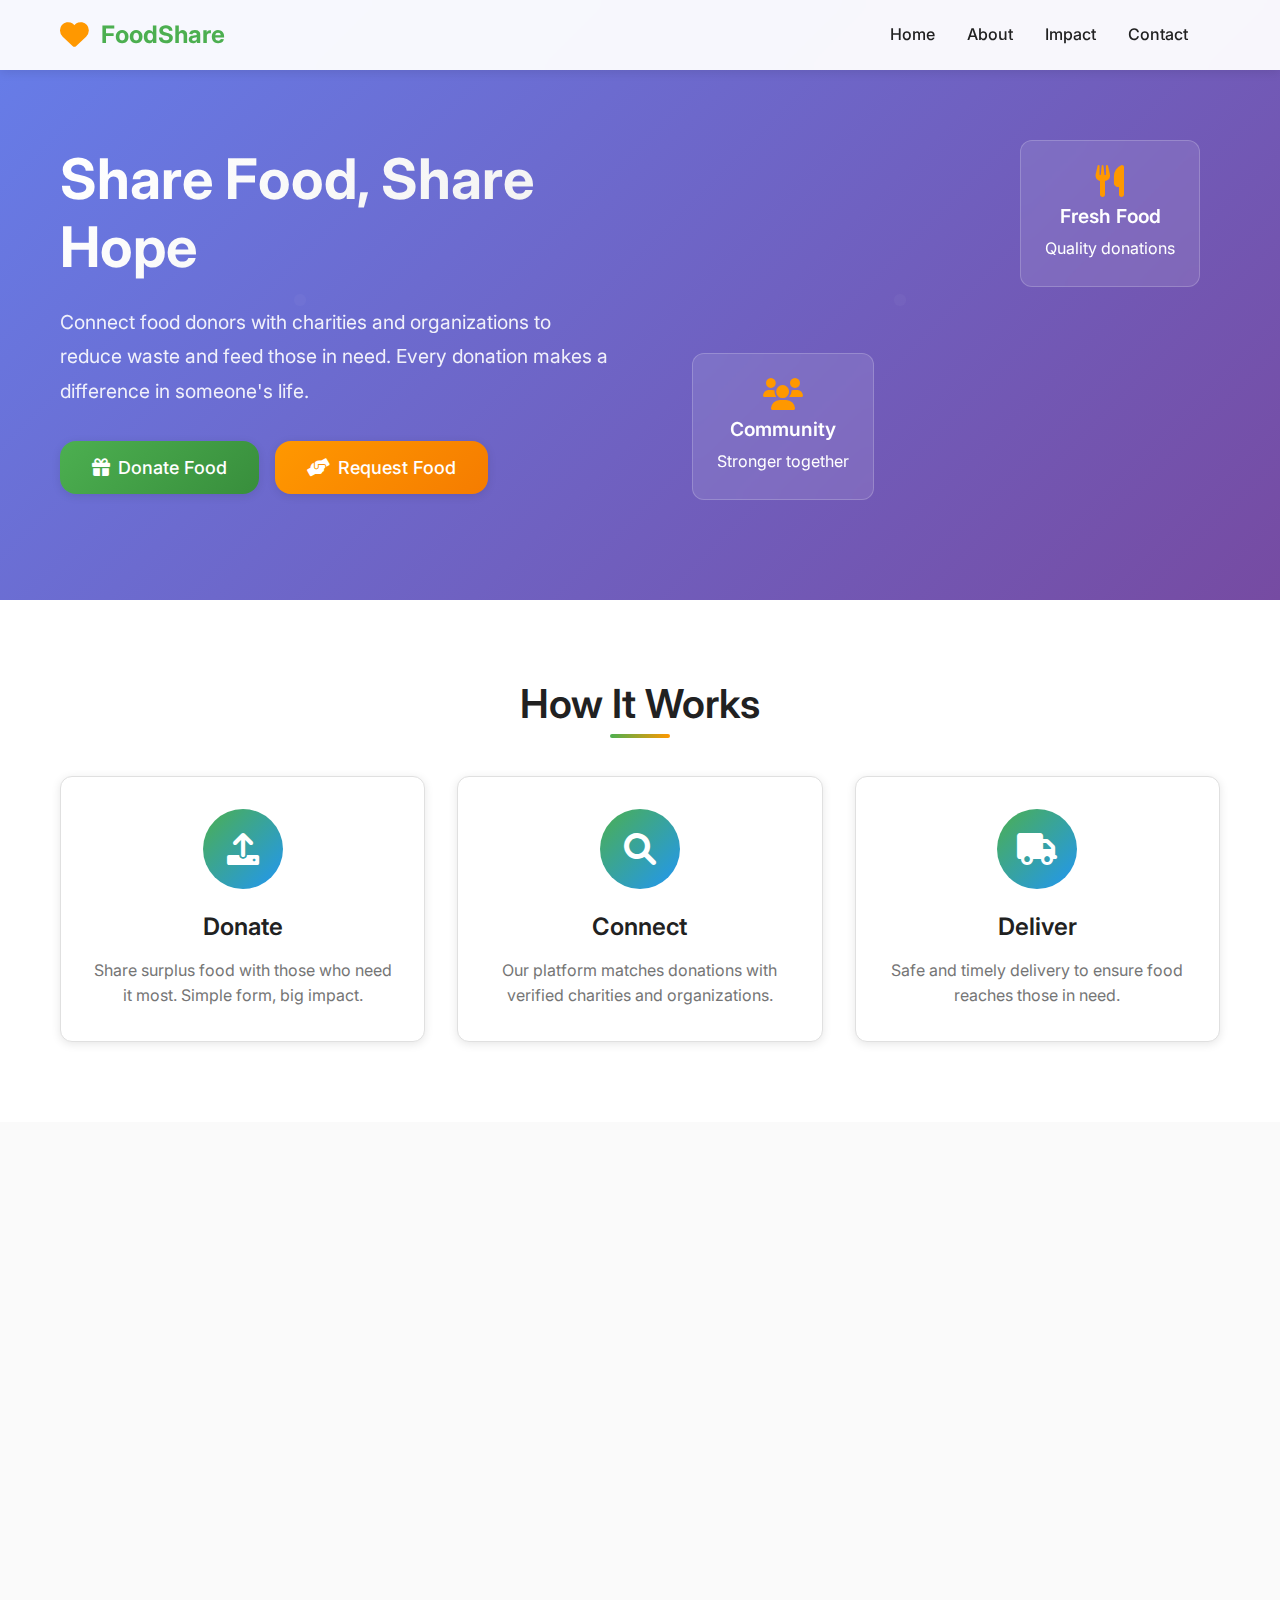
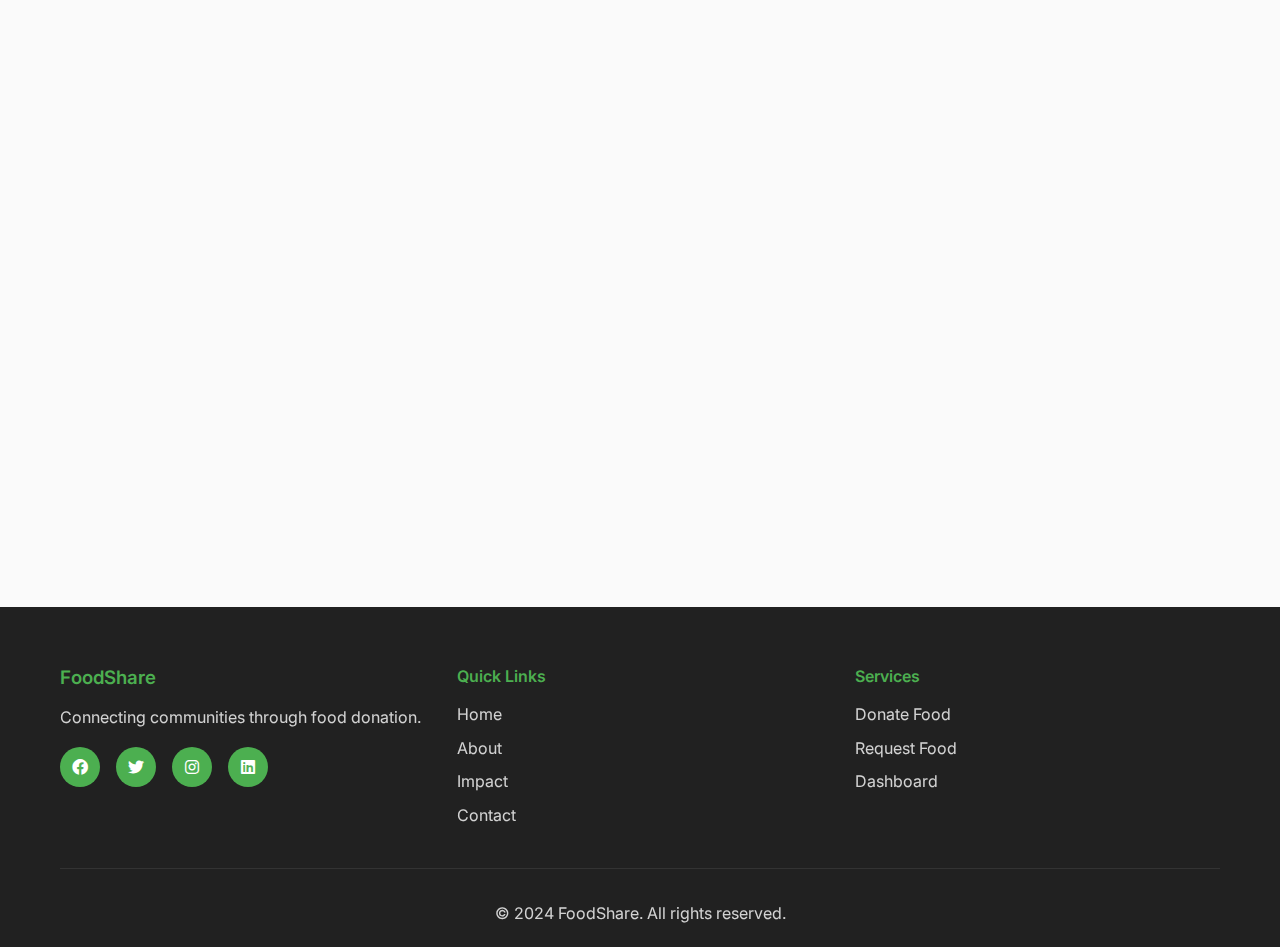
<file: index.html>
<!DOCTYPE html>
<html lang="en">
<head>
    <meta charset="UTF-8">
    <meta name="viewport" content="width=device-width, initial-scale=1.0">
    <title>FoodShare - Food Donation Management System</title>
    <link rel="stylesheet" href="styles.css">
    <link href="https://cdnjs.cloudflare.com/ajax/libs/font-awesome/6.0.0/css/all.min.css" rel="stylesheet">
    <link href="https://fonts.googleapis.com/css2?family=Inter:wght@300;400;500;600;700&display=swap" rel="stylesheet">
</head>
<body>
    <!-- Navigation -->
    <nav class="navbar">
        <div class="nav-container">
            <div class="nav-logo">
                <i class="fas fa-heart"></i>
                <span>FoodShare</span>
            </div>
            <ul class="nav-menu">
                <li class="nav-item">
                    <a href="#home" class="nav-link">Home</a>
                </li>
                <li class="nav-item">
                    <a href="#about" class="nav-link">About</a>
                </li>
                <li class="nav-item">
                    <a href="#impact" class="nav-link">Impact</a>
                </li>
                <li class="nav-item">
                    <a href="#contact" class="nav-link">Contact</a>
                </li>
                <li class="nav-item">
                    <div id="authContainer">
                        <!-- Auth content will be dynamically populated by Supabase -->
                    </div>
                </li>
            </ul>
            <div class="hamburger">
                <span class="bar"></span>
                <span class="bar"></span>
                <span class="bar"></span>
            </div>
        </div>
    </nav>

    <!-- Landing Page -->
    <section id="home" class="hero">
        <div class="hero-container">
            <div class="hero-content">
                <h1 class="hero-title">Share Food, Share Hope</h1>
                <p class="hero-description">
                    Connect food donors with charities and organizations to reduce waste and feed those in need. 
                    Every donation makes a difference in someone's life.
                </p>
                <div class="hero-buttons">
                    <button class="btn btn-primary btn-large" onclick="openModal('donationModal')">
                        <i class="fas fa-gift"></i>
                        Donate Food
                    </button>
                    <button class="btn btn-secondary btn-large" onclick="openModal('requestModal')">
                        <i class="fas fa-hands-helping"></i>
                        Request Food
                    </button>
                </div>
            </div>
            <div class="hero-image">
                <div class="floating-card">
                    <i class="fas fa-utensils"></i>
                    <h3>Fresh Food</h3>
                    <p>Quality donations</p>
                </div>
                <div class="floating-card">
                    <i class="fas fa-users"></i>
                    <h3>Community</h3>
                    <p>Stronger together</p>
                </div>
            </div>
        </div>
    </section>

    <!-- About Section -->
    <section id="about" class="about">
        <div class="container">
            <h2 class="section-title">How It Works</h2>
            <div class="features-grid">
                <div class="feature-card">
                    <div class="feature-icon">
                        <i class="fas fa-upload"></i>
                    </div>
                    <h3>Donate</h3>
                    <p>Share surplus food with those who need it most. Simple form, big impact.</p>
                </div>
                <div class="feature-card">
                    <div class="feature-icon">
                        <i class="fas fa-search"></i>
                    </div>
                    <h3>Connect</h3>
                    <p>Our platform matches donations with verified charities and organizations.</p>
                </div>
                <div class="feature-card">
                    <div class="feature-icon">
                        <i class="fas fa-truck"></i>
                    </div>
                    <h3>Deliver</h3>
                    <p>Safe and timely delivery to ensure food reaches those in need.</p>
                </div>
            </div>
        </div>
    </section>

    <!-- Impact Section -->
    <section id="impact" class="impact">
        <div class="container">
            <h2 class="section-title">Our Impact</h2>
            <div class="stats-grid">
                <div class="stat-card">
                    <div class="stat-number">15,420</div>
                    <div class="stat-label">Meals Provided</div>
                    <div class="stat-icon">
                        <i class="fas fa-utensils"></i>
                    </div>
                </div>
                <div class="stat-card">
                    <div class="stat-number">2,847</div>
                    <div class="stat-label">Donations Made</div>
                    <div class="stat-icon">
                        <i class="fas fa-gift"></i>
                    </div>
                </div>
                <div class="stat-card">
                    <div class="stat-number">156</div>
                    <div class="stat-label">Charities Served</div>
                    <div class="stat-icon">
                        <i class="fas fa-hands-helping"></i>
                    </div>
                </div>
                <div class="stat-card">
                    <div class="stat-number">8.2</div>
                    <div class="stat-label">Tons Saved</div>
                    <div class="stat-icon">
                        <i class="fas fa-leaf"></i>
                    </div>
                </div>
            </div>
        </div>
    </section>

    <!-- Contact Section -->
    <section id="contact" class="contact">
        <div class="container">
            <h2 class="section-title">Get In Touch</h2>
            <div class="contact-content">
                <div class="contact-info">
                    <div class="contact-item">
                        <i class="fas fa-envelope"></i>
                        <span>hello@foodshare.org</span>
                    </div>
                    <div class="contact-item">
                        <i class="fas fa-phone"></i>
                        <span>+1 (555) 123-4567</span>
                    </div>
                    <div class="contact-item">
                        <i class="fas fa-map-marker-alt"></i>
                        <span>123 Charity Lane, Hope City, HC 12345</span>
                    </div>
                </div>
                <form class="contact-form">
                    <input type="text" placeholder="Your Name" required>
                    <input type="email" placeholder="Your Email" required>
                    <textarea placeholder="Your Message" rows="4" required></textarea>
                    <button type="submit" class="btn btn-primary">Send Message</button>
                </form>
            </div>
        </div>
    </section>

    <!-- Footer -->
    <footer class="footer">
        <div class="container">
            <div class="footer-content">
                <div class="footer-section">
                    <h3>FoodShare</h3>
                    <p>Connecting communities through food donation.</p>
                    <div class="social-links">
                        <a href="#"><i class="fab fa-facebook"></i></a>
                        <a href="#"><i class="fab fa-twitter"></i></a>
                        <a href="#"><i class="fab fa-instagram"></i></a>
                        <a href="#"><i class="fab fa-linkedin"></i></a>
                    </div>
                </div>
                <div class="footer-section">
                    <h4>Quick Links</h4>
                    <ul>
                        <li><a href="#home">Home</a></li>
                        <li><a href="#about">About</a></li>
                        <li><a href="#impact">Impact</a></li>
                        <li><a href="#contact">Contact</a></li>
                    </ul>
                </div>
                <div class="footer-section">
                    <h4>Services</h4>
                    <ul>
                        <li><a href="#" onclick="openModal('donationModal')">Donate Food</a></li>
                        <li><a href="#" onclick="openModal('requestModal')">Request Food</a></li>
                        <li><a href="#" onclick="openModal('dashboardModal')">Dashboard</a></li>
                    </ul>
                </div>
            </div>
            <div class="footer-bottom">
                <p>&copy; 2024 FoodShare. All rights reserved.</p>
            </div>
        </div>
    </footer>

    <!-- Modals -->
    
    <!-- Login Modal -->
    <div id="loginModal" class="modal">
        <div class="modal-content">
            <span class="close" onclick="closeModal('loginModal')">&times;</span>
            <h2>Welcome Back</h2>
            <form class="auth-form">
                <div class="form-group">
                    <label for="loginEmail">Email</label>
                    <input type="email" id="loginEmail" required>
                </div>
                <div class="form-group">
                    <label for="loginPassword">Password</label>
                    <input type="password" id="loginPassword" required>
                </div>
                <button type="submit" class="btn btn-primary btn-full">Login</button>
            </form>
            <p class="auth-switch">
                Don't have an account? <a href="#" onclick="switchModal('loginModal', 'signupModal')">Sign up</a>
            </p>
        </div>
    </div>

    <!-- Signup Modal -->
    <div id="signupModal" class="modal">
        <div class="modal-content">
            <span class="close" onclick="closeModal('signupModal')">&times;</span>
            <h2>Join FoodShare</h2>
            <form class="auth-form">
                <div class="form-group">
                    <label for="signupName">Full Name</label>
                    <input type="text" id="signupName" required>
                </div>
                <div class="form-group">
                    <label for="signupEmail">Email</label>
                    <input type="email" id="signupEmail" required>
                </div>
                <div class="form-group">
                    <label for="signupPassword">Password</label>
                    <input type="password" id="signupPassword" required>
                </div>
                <div class="form-group">
                    <label>I am a:</label>
                    <div class="role-selector">
                        <label class="role-option">
                            <input type="radio" name="role" value="donor" required>
                            <span class="role-label">
                                <i class="fas fa-gift"></i>
                                Food Donor
                            </span>
                        </label>
                        <label class="role-option">
                            <input type="radio" name="role" value="charity" required>
                            <span class="role-label">
                                <i class="fas fa-hands-helping"></i>
                                Charity/Organization
                            </span>
                        </label>
                    </div>
                </div>
                <button type="submit" class="btn btn-primary btn-full">Create Account</button>
            </form>
            <p class="auth-switch">
                Already have an account? <a href="#" onclick="switchModal('signupModal', 'loginModal')">Login</a>
            </p>
        </div>
    </div>

    <!-- Donation Modal -->
    <div id="donationModal" class="modal">
        <div class="modal-content modal-large">
            <span class="close" onclick="closeModal('donationModal')">&times;</span>
            <h2>Donate Food</h2>
            <form class="donation-form">
                <div class="form-row">
                    <div class="form-group">
                        <label for="foodType">Food Type</label>
                        <select id="foodType" required>
                            <option value="">Select food type</option>
                            <option value="fruits">Fruits & Vegetables</option>
                            <option value="grains">Grains & Bread</option>
                            <option value="dairy">Dairy Products</option>
                            <option value="meat">Meat & Fish</option>
                            <option value="canned">Canned Goods</option>
                            <option value="other">Other</option>
                        </select>
                    </div>
                    <div class="form-group">
                        <label for="quantity">Quantity</label>
                        <input type="number" id="quantity" min="1" required>
                    </div>
                </div>
                <div class="form-row">
                    <div class="form-group">
                        <label for="expiryDate">Expiry Date</label>
                        <input type="date" id="expiryDate" required>
                    </div>
                    <div class="form-group">
                        <label for="pickupLocation">Pickup Location</label>
                        <input type="text" id="pickupLocation" placeholder="Address or landmark" required>
                    </div>
                </div>
                <div class="form-group">
                    <label for="description">Description</label>
                    <textarea id="description" rows="3" placeholder="Additional details about the food..."></textarea>
                </div>
                <div class="form-group">
                    <label for="contactPhone">Contact Phone</label>
                    <input type="tel" id="contactPhone" placeholder="Your phone number" required>
                </div>
                <button type="submit" class="btn btn-primary btn-full">Submit Donation</button>
            </form>
        </div>
    </div>

    <!-- Request Modal -->
    <div id="requestModal" class="modal">
        <div class="modal-content modal-large">
            <span class="close" onclick="closeModal('requestModal')">&times;</span>
            <h2>Request Food</h2>
            <form class="request-form">
                <div class="form-group">
                    <label for="orgName">Organization Name</label>
                    <input type="text" id="orgName" required>
                </div>
                <div class="form-row">
                    <div class="form-group">
                        <label for="orgType">Organization Type</label>
                        <select id="orgType" required>
                            <option value="">Select type</option>
                            <option value="shelter">Homeless Shelter</option>
                            <option value="foodbank">Food Bank</option>
                            <option value="community">Community Center</option>
                            <option value="school">School</option>
                            <option value="other">Other</option>
                        </select>
                    </div>
                    <div class="form-group">
                        <label for="peopleCount">Number of People to Feed</label>
                        <input type="number" id="peopleCount" min="1" required>
                    </div>
                </div>
                <div class="form-group">
                    <label for="foodNeeds">Food Needs</label>
                    <textarea id="foodNeeds" rows="3" placeholder="Describe the types of food you need..."></textarea>
                </div>
                <div class="form-row">
                    <div class="form-group">
                        <label for="deliveryAddress">Delivery Address</label>
                        <input type="text" id="deliveryAddress" required>
                    </div>
                    <div class="form-group">
                        <label for="urgent">Urgency Level</label>
                        <select id="urgent" required>
                            <option value="low">Low - Within a week</option>
                            <option value="medium">Medium - Within 3 days</option>
                            <option value="high">High - Within 24 hours</option>
                        </select>
                    </div>
                </div>
                <div class="form-group">
                    <label for="orgContact">Contact Person</label>
                    <input type="text" id="orgContact" placeholder="Name and phone number" required>
                </div>
                <button type="submit" class="btn btn-primary btn-full">Submit Request</button>
            </form>
        </div>
    </div>

    <!-- Dashboard Modal -->
    <div id="dashboardModal" class="modal">
        <div class="modal-content modal-extra-large">
            <span class="close" onclick="closeModal('dashboardModal')">&times;</span>
            <h2>Dashboard</h2>
            <div class="dashboard-tabs">
                <button class="tab-btn active" onclick="switchTab('donations')">My Donations</button>
                <button class="tab-btn" onclick="switchTab('requests')">My Requests</button>
                <button class="tab-btn" onclick="switchTab('available')">Available Food</button>
            </div>
            
            <div id="donationsTab" class="tab-content active">
                <div class="dashboard-header">
                    <h3>My Donations</h3>
                    <button class="btn btn-primary" onclick="openModal('donationModal')">New Donation</button>
                </div>
                <div class="donations-grid" id="donationsGrid">
                    <!-- Donations will be populated by JavaScript -->
                </div>
            </div>
            
            <div id="requestsTab" class="tab-content">
                <div class="dashboard-header">
                    <h3>My Requests</h3>
                    <button class="btn btn-primary" onclick="openModal('requestModal')">New Request</button>
                </div>
                <div class="requests-grid" id="requestsGrid">
                    <!-- Requests will be populated by JavaScript -->
                </div>
            </div>
            
            <div id="availableTab" class="tab-content">
                <div class="dashboard-header">
                    <h3>Available Food</h3>
                </div>
                <div class="available-grid" id="availableGrid">
                    <!-- Available food will be populated by JavaScript -->
                </div>
            </div>
        </div>
    </div>

    <script type="module" src="config.js"></script>
    <script type="module" src="supabase.js"></script>
    <script src="script.js"></script>
</body>
</html>
</file>
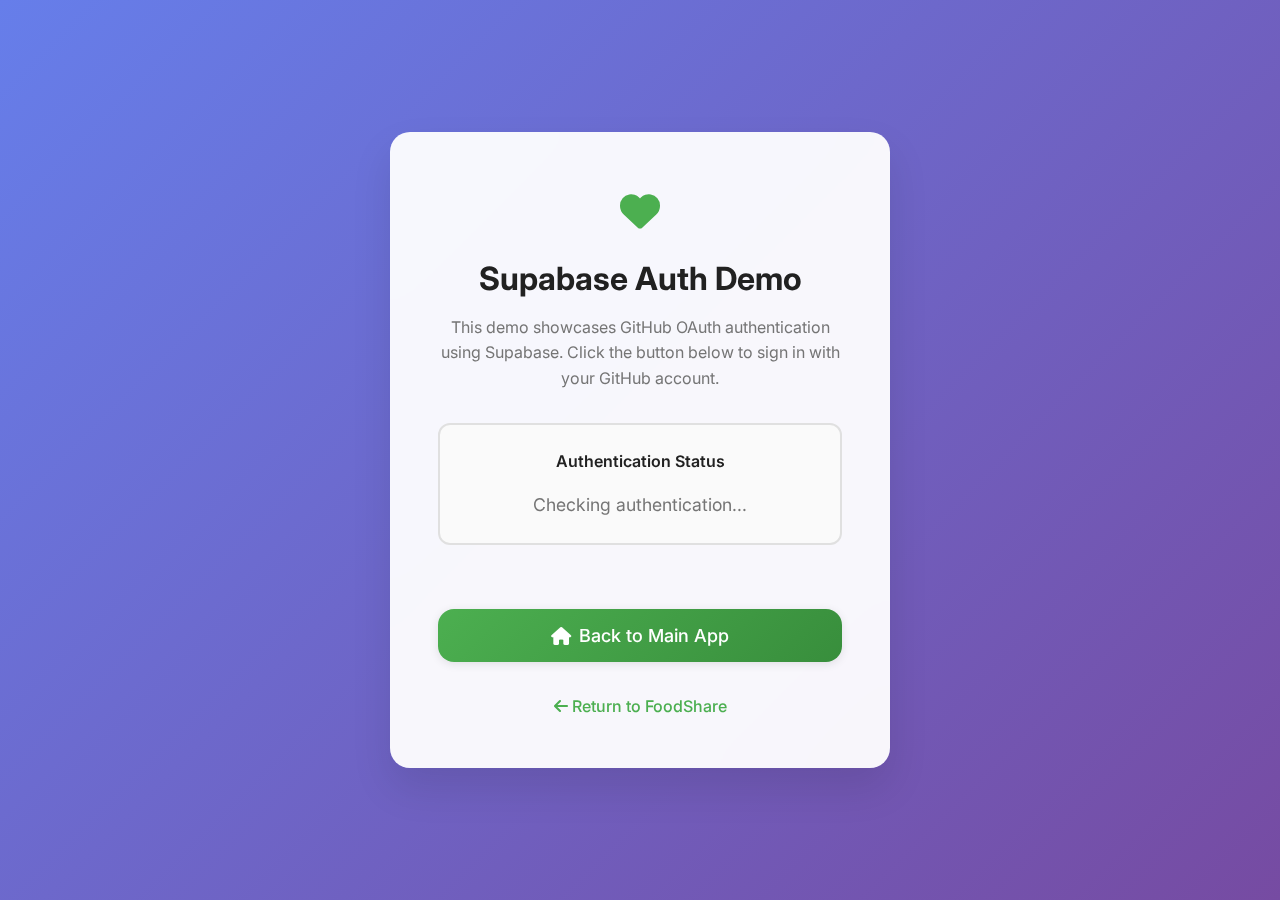
<file: demo.html>
<!DOCTYPE html>
<html lang="en">
<head>
    <meta charset="UTF-8">
    <meta name="viewport" content="width=device-width, initial-scale=1.0">
    <title>Supabase Auth Demo - FoodShare</title>
    <link rel="stylesheet" href="styles.css">
    <link href="https://cdnjs.cloudflare.com/ajax/libs/font-awesome/6.0.0/css/all.min.css" rel="stylesheet">
    <link href="https://fonts.googleapis.com/css2?family=Inter:wght@300;400;500;600;700&display=swap" rel="stylesheet">
    <style>
        .demo-container {
            min-height: 100vh;
            background: linear-gradient(135deg, #667eea 0%, #764ba2 100%);
            display: flex;
            align-items: center;
            justify-content: center;
            padding: 2rem;
        }
        
        .demo-card {
            background: rgba(255, 255, 255, 0.95);
            backdrop-filter: blur(20px);
            border-radius: 20px;
            padding: 3rem;
            text-align: center;
            box-shadow: 0 20px 40px rgba(0, 0, 0, 0.1);
            max-width: 500px;
            width: 100%;
        }
        
        .demo-logo {
            font-size: 2.5rem;
            color: var(--primary-color);
            margin-bottom: 1rem;
        }
        
        .demo-title {
            font-size: 2rem;
            color: var(--text-primary);
            margin-bottom: 1rem;
            font-weight: 700;
        }
        
        .demo-subtitle {
            color: var(--text-secondary);
            margin-bottom: 2rem;
            line-height: 1.6;
        }
        
        .auth-status {
            background: var(--background-light);
            border-radius: 12px;
            padding: 1.5rem;
            margin: 2rem 0;
            border: 2px solid var(--border-color);
        }
        
        .status-title {
            font-weight: 600;
            color: var(--text-primary);
            margin-bottom: 1rem;
        }
        
        .status-content {
            font-size: 1.1rem;
            color: var(--text-secondary);
        }
        
        .demo-actions {
            display: flex;
            flex-direction: column;
            gap: 1rem;
            margin-top: 2rem;
        }
        
        .demo-actions .btn {
            justify-content: center;
        }
        
        .back-link {
            margin-top: 2rem;
            display: inline-block;
            color: var(--primary-color);
            text-decoration: none;
            font-weight: 500;
            transition: var(--transition);
        }
        
        .back-link:hover {
            color: var(--primary-dark);
            transform: translateY(-2px);
        }
        
        .user-details {
            background: var(--primary-color);
            color: white;
            padding: 1rem;
            border-radius: 12px;
            margin: 1rem 0;
        }
        
        .user-email {
            font-weight: 600;
            font-size: 1.1rem;
        }
        
        .user-provider {
            opacity: 0.9;
            font-size: 0.9rem;
            margin-top: 0.25rem;
        }
    </style>
</head>
<body>
    <div class="demo-container">
        <div class="demo-card">
            <div class="demo-logo">
                <i class="fas fa-heart"></i>
            </div>
            <h1 class="demo-title">Supabase Auth Demo</h1>
            <p class="demo-subtitle">
                This demo showcases GitHub OAuth authentication using Supabase. 
                Click the button below to sign in with your GitHub account.
            </p>
            
            <div class="auth-status">
                <div class="status-title">Authentication Status</div>
                <div id="authStatus" class="status-content">
                    Checking authentication...
                </div>
            </div>
            
            <div id="authContainer">
                <!-- Auth content will be dynamically populated by Supabase -->
            </div>
            
            <div class="demo-actions">
                <button class="btn btn-primary btn-large" onclick="window.location.href='index.html'">
                    <i class="fas fa-home"></i>
                    Back to Main App
                </button>
            </div>
            
            <a href="index.html" class="back-link">
                <i class="fas fa-arrow-left"></i>
                Return to FoodShare
            </a>
        </div>
    </div>

    <!-- Supabase Integration Scripts -->
    <script type="module" src="config.js"></script>
    <script type="module" src="supabase.js"></script>
    
    <script>
        // Custom auth status display for demo
        function updateDemoAuthStatus() {
            const authStatus = document.getElementById('authStatus');
            const currentUser = window.getCurrentUser ? window.getCurrentUser() : null;
            
            if (currentUser) {
                authStatus.innerHTML = `
                    <div class="user-details">
                        <div class="user-email">${currentUser.email}</div>
                        <div class="user-provider">Authenticated via ${currentUser.app_metadata?.provider || 'GitHub'}</div>
                    </div>
                `;
            } else {
                authStatus.innerHTML = 'Not authenticated. Sign in with GitHub to get started!';
            }
        }
        
        // Update status when auth changes
        document.addEventListener('DOMContentLoaded', function() {
            // Wait for Supabase to initialize
            setTimeout(updateDemoAuthStatus, 1000);
            
            // Listen for auth changes
            setInterval(updateDemoAuthStatus, 2000);
        });
    </script>
</body>
</html>
</file>
<file: styles.css>
/* Reset and Base Styles */
* {
    margin: 0;
    padding: 0;
    box-sizing: border-box;
}

:root {
    --primary-color: #4CAF50;
    --primary-dark: #388E3C;
    --secondary-color: #FF9800;
    --secondary-dark: #F57C00;
    --accent-color: #2196F3;
    --text-primary: #212121;
    --text-secondary: #757575;
    --text-light: #FFFFFF;
    --background-light: #FAFAFA;
    --background-white: #FFFFFF;
    --border-color: #E0E0E0;
    --shadow-light: 0 2px 10px rgba(0, 0, 0, 0.1);
    --shadow-medium: 0 4px 20px rgba(0, 0, 0, 0.15);
    --shadow-heavy: 0 8px 30px rgba(0, 0, 0, 0.2);
    --border-radius: 12px;
    --transition: all 0.3s cubic-bezier(0.4, 0, 0.2, 1);
}

body {
    font-family: 'Inter', -apple-system, BlinkMacSystemFont, 'Segoe UI', Roboto, sans-serif;
    line-height: 1.6;
    color: var(--text-primary);
    background-color: var(--background-light);
    overflow-x: hidden;
}

.container {
    max-width: 1200px;
    margin: 0 auto;
    padding: 0 20px;
}

/* Typography */
h1, h2, h3, h4, h5, h6 {
    font-weight: 600;
    line-height: 1.2;
    margin-bottom: 1rem;
}

.section-title {
    font-size: 2.5rem;
    text-align: center;
    margin-bottom: 3rem;
    color: var(--text-primary);
    position: relative;
}

.section-title::after {
    content: '';
    position: absolute;
    bottom: -10px;
    left: 50%;
    transform: translateX(-50%);
    width: 60px;
    height: 4px;
    background: linear-gradient(90deg, var(--primary-color), var(--secondary-color));
    border-radius: 2px;
}

/* Buttons */
.btn {
    display: inline-flex;
    align-items: center;
    gap: 8px;
    padding: 12px 24px;
    border: none;
    border-radius: var(--border-radius);
    font-size: 16px;
    font-weight: 500;
    text-decoration: none;
    cursor: pointer;
    transition: var(--transition);
    font-family: inherit;
    position: relative;
    overflow: hidden;
}

.btn::before {
    content: '';
    position: absolute;
    top: 0;
    left: -100%;
    width: 100%;
    height: 100%;
    background: linear-gradient(90deg, transparent, rgba(255, 255, 255, 0.2), transparent);
    transition: left 0.5s;
}

.btn:hover::before {
    left: 100%;
}

.btn-primary {
    background: linear-gradient(135deg, var(--primary-color), var(--primary-dark));
    color: var(--text-light);
    box-shadow: var(--shadow-light);
}

.btn-primary:hover {
    transform: translateY(-2px);
    box-shadow: var(--shadow-medium);
}

.btn-secondary {
    background: linear-gradient(135deg, var(--secondary-color), var(--secondary-dark));
    color: var(--text-light);
    box-shadow: var(--shadow-light);
}

.btn-secondary:hover {
    transform: translateY(-2px);
    box-shadow: var(--shadow-medium);
}

.btn-large {
    padding: 16px 32px;
    font-size: 18px;
    border-radius: calc(var(--border-radius) + 4px);
}

.btn-full {
    width: 100%;
    justify-content: center;
}

/* Navigation */
.navbar {
    position: fixed;
    top: 0;
    width: 100%;
    background: rgba(255, 255, 255, 0.95);
    backdrop-filter: blur(10px);
    z-index: 1000;
    padding: 1rem 0;
    transition: var(--transition);
    box-shadow: var(--shadow-light);
}

.nav-container {
    max-width: 1200px;
    margin: 0 auto;
    padding: 0 20px;
    display: flex;
    justify-content: space-between;
    align-items: center;
}

.nav-logo {
    display: flex;
    align-items: center;
    gap: 12px;
    font-size: 1.5rem;
    font-weight: 700;
    color: var(--primary-color);
}

.nav-logo i {
    font-size: 1.8rem;
    color: var(--secondary-color);
}

.nav-menu {
    display: flex;
    list-style: none;
    gap: 2rem;
    align-items: center;
}

.nav-link {
    text-decoration: none;
    color: var(--text-primary);
    font-weight: 500;
    transition: var(--transition);
    position: relative;
}

.nav-link::after {
    content: '';
    position: absolute;
    bottom: -5px;
    left: 0;
    width: 0;
    height: 2px;
    background: var(--primary-color);
    transition: var(--transition);
}

.nav-link:hover::after {
    width: 100%;
}

.hamburger {
    display: none;
    flex-direction: column;
    cursor: pointer;
}

.bar {
    width: 25px;
    height: 3px;
    background: var(--text-primary);
    margin: 3px 0;
    transition: var(--transition);
}

/* Hero Section */
.hero {
    padding: 120px 0 80px;
    background: linear-gradient(135deg, #667eea 0%, #764ba2 100%);
    color: var(--text-light);
    position: relative;
    overflow: hidden;
}

.hero::before {
    content: '';
    position: absolute;
    top: 0;
    left: 0;
    right: 0;
    bottom: 0;
    background: url('data:image/svg+xml,<svg xmlns="http://www.w3.org/2000/svg" viewBox="0 0 100 100"><defs><pattern id="grain" width="100" height="100" patternUnits="userSpaceOnUse"><circle cx="50" cy="50" r="1" fill="white" opacity="0.1"/></pattern></defs><rect width="100" height="100" fill="url(%23grain)"/></svg>');
    opacity: 0.3;
}

.hero-container {
    max-width: 1200px;
    margin: 0 auto;
    padding: 0 20px;
    display: grid;
    grid-template-columns: 1fr 1fr;
    gap: 4rem;
    align-items: center;
    position: relative;
    z-index: 1;
}

.hero-title {
    font-size: 3.5rem;
    font-weight: 700;
    margin-bottom: 1.5rem;
    background: linear-gradient(135deg, #fff, #f0f0f0);
    -webkit-background-clip: text;
    -webkit-text-fill-color: transparent;
    background-clip: text;
}

.hero-description {
    font-size: 1.2rem;
    margin-bottom: 2rem;
    opacity: 0.9;
    line-height: 1.8;
}

.hero-buttons {
    display: flex;
    gap: 1rem;
    flex-wrap: wrap;
}

.hero-image {
    position: relative;
    height: 400px;
}

.floating-card {
    position: absolute;
    background: rgba(255, 255, 255, 0.1);
    backdrop-filter: blur(10px);
    border: 1px solid rgba(255, 255, 255, 0.2);
    border-radius: var(--border-radius);
    padding: 1.5rem;
    text-align: center;
    animation: float 6s ease-in-out infinite;
}

.floating-card:nth-child(1) {
    top: 20px;
    right: 20px;
    animation-delay: 0s;
}

.floating-card:nth-child(2) {
    bottom: 20px;
    left: 20px;
    animation-delay: 3s;
}

.floating-card i {
    font-size: 2rem;
    color: var(--secondary-color);
    margin-bottom: 0.5rem;
}

.floating-card h3 {
    font-size: 1.2rem;
    margin-bottom: 0.5rem;
}

@keyframes float {
    0%, 100% { transform: translateY(0px); }
    50% { transform: translateY(-20px); }
}

/* About Section */
.about {
    padding: 80px 0;
    background: var(--background-white);
}

.features-grid {
    display: grid;
    grid-template-columns: repeat(auto-fit, minmax(300px, 1fr));
    gap: 2rem;
}

.feature-card {
    background: var(--background-white);
    padding: 2rem;
    border-radius: var(--border-radius);
    text-align: center;
    box-shadow: var(--shadow-light);
    transition: var(--transition);
    border: 1px solid var(--border-color);
}

.feature-card:hover {
    transform: translateY(-10px);
    box-shadow: var(--shadow-medium);
}

.feature-icon {
    width: 80px;
    height: 80px;
    background: linear-gradient(135deg, var(--primary-color), var(--accent-color));
    border-radius: 50%;
    display: flex;
    align-items: center;
    justify-content: center;
    margin: 0 auto 1.5rem;
}

.feature-icon i {
    font-size: 2rem;
    color: var(--text-light);
}

.feature-card h3 {
    font-size: 1.5rem;
    margin-bottom: 1rem;
    color: var(--text-primary);
}

.feature-card p {
    color: var(--text-secondary);
    line-height: 1.6;
}

/* Impact Section */
.impact {
    padding: 80px 0;
    background: linear-gradient(135deg, var(--background-light) 0%, #f0f8ff 100%);
}

.stats-grid {
    display: grid;
    grid-template-columns: repeat(auto-fit, minmax(250px, 1fr));
    gap: 2rem;
}

.stat-card {
    background: var(--background-white);
    padding: 2rem;
    border-radius: var(--border-radius);
    text-align: center;
    box-shadow: var(--shadow-light);
    transition: var(--transition);
    position: relative;
    overflow: hidden;
}

.stat-card::before {
    content: '';
    position: absolute;
    top: 0;
    left: 0;
    right: 0;
    height: 4px;
    background: linear-gradient(90deg, var(--primary-color), var(--secondary-color));
}

.stat-card:hover {
    transform: translateY(-5px);
    box-shadow: var(--shadow-medium);
}

.stat-number {
    font-size: 3rem;
    font-weight: 700;
    color: var(--primary-color);
    margin-bottom: 0.5rem;
}

.stat-label {
    font-size: 1.1rem;
    color: var(--text-secondary);
    margin-bottom: 1rem;
}

.stat-icon {
    width: 60px;
    height: 60px;
    background: linear-gradient(135deg, var(--secondary-color), var(--accent-color));
    border-radius: 50%;
    display: flex;
    align-items: center;
    justify-content: center;
    margin: 0 auto;
}

.stat-icon i {
    font-size: 1.5rem;
    color: var(--text-light);
}

/* Contact Section */
.contact {
    padding: 80px 0;
    background: var(--background-white);
}

.contact-content {
    display: grid;
    grid-template-columns: 1fr 1fr;
    gap: 4rem;
    align-items: start;
}

.contact-info {
    display: flex;
    flex-direction: column;
    gap: 1.5rem;
}

.contact-item {
    display: flex;
    align-items: center;
    gap: 1rem;
    padding: 1rem;
    background: var(--background-light);
    border-radius: var(--border-radius);
    transition: var(--transition);
}

.contact-item:hover {
    background: var(--primary-color);
    color: var(--text-light);
    transform: translateX(10px);
}

.contact-item i {
    font-size: 1.5rem;
    color: var(--primary-color);
    transition: var(--transition);
}

.contact-item:hover i {
    color: var(--text-light);
}

.contact-form {
    display: flex;
    flex-direction: column;
    gap: 1rem;
}

.contact-form input,
.contact-form textarea {
    padding: 1rem;
    border: 2px solid var(--border-color);
    border-radius: var(--border-radius);
    font-size: 16px;
    transition: var(--transition);
    font-family: inherit;
}

.contact-form input:focus,
.contact-form textarea:focus {
    outline: none;
    border-color: var(--primary-color);
    box-shadow: 0 0 0 3px rgba(76, 175, 80, 0.1);
}

/* Footer */
.footer {
    background: var(--text-primary);
    color: var(--text-light);
    padding: 60px 0 20px;
}

.footer-content {
    display: grid;
    grid-template-columns: repeat(auto-fit, minmax(250px, 1fr));
    gap: 2rem;
    margin-bottom: 2rem;
}

.footer-section h3,
.footer-section h4 {
    margin-bottom: 1rem;
    color: var(--primary-color);
}

.footer-section p {
    margin-bottom: 1rem;
    opacity: 0.8;
}

.footer-section ul {
    list-style: none;
}

.footer-section ul li {
    margin-bottom: 0.5rem;
}

.footer-section ul li a {
    color: var(--text-light);
    text-decoration: none;
    opacity: 0.8;
    transition: var(--transition);
}

.footer-section ul li a:hover {
    opacity: 1;
    color: var(--primary-color);
}

.social-links {
    display: flex;
    gap: 1rem;
}

.social-links a {
    display: flex;
    align-items: center;
    justify-content: center;
    width: 40px;
    height: 40px;
    background: var(--primary-color);
    color: var(--text-light);
    border-radius: 50%;
    text-decoration: none;
    transition: var(--transition);
}

.social-links a:hover {
    background: var(--secondary-color);
    transform: translateY(-3px);
}

.footer-bottom {
    text-align: center;
    padding-top: 2rem;
    border-top: 1px solid rgba(255, 255, 255, 0.1);
    opacity: 0.8;
}

/* Modals */
.modal {
    display: none;
    position: fixed;
    z-index: 2000;
    left: 0;
    top: 0;
    width: 100%;
    height: 100%;
    background-color: rgba(0, 0, 0, 0.5);
    backdrop-filter: blur(5px);
    animation: fadeIn 0.3s ease-out;
}

@keyframes fadeIn {
    from { opacity: 0; }
    to { opacity: 1; }
}

.modal-content {
    background-color: var(--background-white);
    margin: 5% auto;
    padding: 2rem;
    border-radius: var(--border-radius);
    width: 90%;
    max-width: 500px;
    position: relative;
    animation: slideIn 0.3s ease-out;
    box-shadow: var(--shadow-heavy);
}

.modal-large {
    max-width: 700px;
}

.modal-extra-large {
    max-width: 900px;
}

@keyframes slideIn {
    from { transform: translateY(-50px); opacity: 0; }
    to { transform: translateY(0); opacity: 1; }
}

.close {
    color: var(--text-secondary);
    float: right;
    font-size: 28px;
    font-weight: bold;
    cursor: pointer;
    transition: var(--transition);
    position: absolute;
    top: 1rem;
    right: 1.5rem;
}

.close:hover {
    color: var(--text-primary);
}

.modal h2 {
    margin-bottom: 2rem;
    color: var(--text-primary);
    text-align: center;
}

/* Forms */
.auth-form,
.donation-form,
.request-form {
    display: flex;
    flex-direction: column;
    gap: 1.5rem;
}

.form-group {
    display: flex;
    flex-direction: column;
    gap: 0.5rem;
}

.form-row {
    display: grid;
    grid-template-columns: 1fr 1fr;
    gap: 1rem;
}

.form-group label {
    font-weight: 500;
    color: var(--text-primary);
}

.form-group input,
.form-group select,
.form-group textarea {
    padding: 12px;
    border: 2px solid var(--border-color);
    border-radius: var(--border-radius);
    font-size: 16px;
    transition: var(--transition);
    font-family: inherit;
}

.form-group input:focus,
.form-group select:focus,
.form-group textarea:focus {
    outline: none;
    border-color: var(--primary-color);
    box-shadow: 0 0 0 3px rgba(76, 175, 80, 0.1);
}

.role-selector {
    display: flex;
    gap: 1rem;
    margin-top: 0.5rem;
}

.role-option {
    flex: 1;
    cursor: pointer;
}

.role-option input[type="radio"] {
    display: none;
}

.role-label {
    display: flex;
    flex-direction: column;
    align-items: center;
    gap: 0.5rem;
    padding: 1rem;
    border: 2px solid var(--border-color);
    border-radius: var(--border-radius);
    transition: var(--transition);
    text-align: center;
}

.role-option input[type="radio"]:checked + .role-label {
    border-color: var(--primary-color);
    background: rgba(76, 175, 80, 0.1);
}

.role-label i {
    font-size: 1.5rem;
    color: var(--primary-color);
}

.auth-switch {
    text-align: center;
    margin-top: 1rem;
}

.auth-switch a {
    color: var(--primary-color);
    text-decoration: none;
    font-weight: 500;
}

.auth-switch a:hover {
    text-decoration: underline;
}

/* Dashboard */
.dashboard-tabs {
    display: flex;
    gap: 1rem;
    margin-bottom: 2rem;
    border-bottom: 2px solid var(--border-color);
}

.tab-btn {
    background: none;
    border: none;
    padding: 1rem 2rem;
    cursor: pointer;
    font-size: 16px;
    font-weight: 500;
    color: var(--text-secondary);
    transition: var(--transition);
    position: relative;
}

.tab-btn.active {
    color: var(--primary-color);
}

.tab-btn.active::after {
    content: '';
    position: absolute;
    bottom: -2px;
    left: 0;
    right: 0;
    height: 2px;
    background: var(--primary-color);
}

.tab-content {
    display: none;
}

.tab-content.active {
    display: block;
}

.dashboard-header {
    display: flex;
    justify-content: space-between;
    align-items: center;
    margin-bottom: 2rem;
}

.dashboard-header h3 {
    margin-bottom: 0;
}

.donations-grid,
.requests-grid,
.available-grid {
    display: grid;
    grid-template-columns: repeat(auto-fill, minmax(300px, 1fr));
    gap: 1.5rem;
}

.donation-card,
.request-card,
.available-card {
    background: var(--background-white);
    border: 1px solid var(--border-color);
    border-radius: var(--border-radius);
    padding: 1.5rem;
    box-shadow: var(--shadow-light);
    transition: var(--transition);
}

.donation-card:hover,
.request-card:hover,
.available-card:hover {
    transform: translateY(-5px);
    box-shadow: var(--shadow-medium);
}

.card-header {
    display: flex;
    justify-content: space-between;
    align-items: center;
    margin-bottom: 1rem;
}

.card-status {
    padding: 0.25rem 0.75rem;
    border-radius: 20px;
    font-size: 0.875rem;
    font-weight: 500;
}

.status-pending {
    background: rgba(255, 152, 0, 0.1);
    color: var(--secondary-color);
}

.status-approved {
    background: rgba(76, 175, 80, 0.1);
    color: var(--primary-color);
}

.status-completed {
    background: rgba(33, 150, 243, 0.1);
    color: var(--accent-color);
}

.card-details {
    display: flex;
    flex-direction: column;
    gap: 0.5rem;
}

.card-detail {
    display: flex;
    justify-content: space-between;
    align-items: center;
}

.card-detail span:first-child {
    font-weight: 500;
    color: var(--text-secondary);
}

.card-detail span:last-child {
    color: var(--text-primary);
}

/* Responsive Design */
@media (max-width: 768px) {
    .hamburger {
        display: flex;
    }

    .nav-menu {
        position: fixed;
        left: -100%;
        top: 70px;
        flex-direction: column;
        background-color: var(--background-white);
        width: 100%;
        text-align: center;
        transition: 0.3s;
        box-shadow: var(--shadow-medium);
        padding: 2rem 0;
    }

    .nav-menu.active {
        left: 0;
    }

    .hero-container {
        grid-template-columns: 1fr;
        text-align: center;
        gap: 2rem;
    }

    .hero-title {
        font-size: 2.5rem;
    }

    .hero-buttons {
        justify-content: center;
    }

    .floating-card {
        position: relative;
        margin: 1rem auto;
        width: 200px;
    }

    .contact-content {
        grid-template-columns: 1fr;
        gap: 2rem;
    }

    .form-row {
        grid-template-columns: 1fr;
    }

    .dashboard-tabs {
        flex-direction: column;
    }

    .dashboard-header {
        flex-direction: column;
        gap: 1rem;
        align-items: stretch;
    }

    .donations-grid,
    .requests-grid,
    .available-grid {
        grid-template-columns: 1fr;
    }

    .modal-content {
        margin: 10% auto;
        width: 95%;
        padding: 1.5rem;
    }

    .section-title {
        font-size: 2rem;
    }

    .stats-grid {
        grid-template-columns: repeat(auto-fit, minmax(200px, 1fr));
    }

    .features-grid {
        grid-template-columns: 1fr;
    }
}

@media (max-width: 480px) {
    .container {
        padding: 0 15px;
    }

    .hero {
        padding: 100px 0 60px;
    }

    .hero-title {
        font-size: 2rem;
    }

    .hero-description {
        font-size: 1rem;
    }

    .btn-large {
        padding: 14px 24px;
        font-size: 16px;
    }

    .modal-content {
        margin: 15% auto;
        padding: 1rem;
    }
}

/* Smooth scrolling */
html {
    scroll-behavior: smooth;
}

/* Loading states */
.loading {
    opacity: 0.6;
    pointer-events: none;
}

/* Success/Error messages */
.message {
    padding: 1rem;
    border-radius: var(--border-radius);
    margin-bottom: 1rem;
    font-weight: 500;
}

.message.success {
    background: rgba(76, 175, 80, 0.1);
    color: var(--primary-color);
    border: 1px solid rgba(76, 175, 80, 0.3);
}

.message.error {
    background: rgba(244, 67, 54, 0.1);
    color: #f44336;
    border: 1px solid rgba(244, 67, 54, 0.3);
}

/* Notifications */
.notification {
    position: fixed;
    top: 20px;
    right: 20px;
    background: var(--background-white);
    border-radius: var(--border-radius);
    box-shadow: var(--shadow-heavy);
    padding: 1rem 1.5rem;
    z-index: 3000;
    animation: slideInRight 0.3s ease-out;
    border-left: 4px solid var(--primary-color);
    min-width: 300px;
}

.notification-success {
    border-left-color: var(--primary-color);
}

.notification-error {
    border-left-color: #f44336;
}

.notification-info {
    border-left-color: var(--accent-color);
}

.notification-content {
    display: flex;
    align-items: center;
    gap: 0.75rem;
    margin-right: 2rem;
}

.notification-content i {
    font-size: 1.2rem;
}

.notification-success .notification-content i {
    color: var(--primary-color);
}

.notification-error .notification-content i {
    color: #f44336;
}

.notification-info .notification-content i {
    color: var(--accent-color);
}

.notification-close {
    position: absolute;
    top: 0.75rem;
    right: 0.75rem;
    background: none;
    border: none;
    color: var(--text-secondary);
    cursor: pointer;
    padding: 0.25rem;
    border-radius: 50%;
    transition: var(--transition);
}

.notification-close:hover {
    background: var(--background-light);
    color: var(--text-primary);
}

@keyframes slideInRight {
    from {
        transform: translateX(100%);
        opacity: 0;
    }
    to {
        transform: translateX(0);
        opacity: 1;
    }
}

/* Auth Container Styles */
#authContainer {
    display: flex;
    align-items: center;
}

.auth-user {
    display: flex;
    align-items: center;
    gap: 1rem;
    background: rgba(255, 255, 255, 0.1);
    padding: 0.5rem 1rem;
    border-radius: var(--border-radius);
    backdrop-filter: blur(10px);
    border: 1px solid rgba(255, 255, 255, 0.2);
}

.user-info {
    display: flex;
    align-items: center;
    gap: 0.75rem;
}

.user-avatar {
    width: 32px;
    height: 32px;
    background: linear-gradient(135deg, var(--primary-color), var(--accent-color));
    border-radius: 50%;
    display: flex;
    align-items: center;
    justify-content: center;
    color: var(--text-light);
}

.user-details {
    display: flex;
    flex-direction: column;
    gap: 0.25rem;
}

.user-email {
    font-weight: 500;
    color: var(--text-light);
    font-size: 0.9rem;
}

.user-provider {
    font-size: 0.75rem;
    color: rgba(255, 255, 255, 0.7);
    text-transform: capitalize;
}

/* GitHub Button Styles */
.btn-github {
    background: #24292e;
    color: var(--text-light);
    border: 2px solid #24292e;
    transition: var(--transition);
    display: flex;
    align-items: center;
    gap: 0.5rem;
    font-weight: 500;
}

.btn-github:hover {
    background: #2f363d;
    border-color: #2f363d;
    transform: translateY(-2px);
    box-shadow: var(--shadow-medium);
}

.btn-github i {
    font-size: 1.1rem;
}

/* Outline Button */
.btn-outline {
    background: transparent;
    color: var(--text-light);
    border: 2px solid rgba(255, 255, 255, 0.3);
    transition: var(--transition);
}

.btn-outline:hover {
    background: rgba(255, 255, 255, 0.1);
    border-color: rgba(255, 255, 255, 0.5);
    transform: translateY(-2px);
}

/* Responsive adjustments for auth container */
@media (max-width: 768px) {
    .auth-user {
        flex-direction: column;
        gap: 0.5rem;
        text-align: center;
        padding: 0.75rem;
    }
    
    .user-info {
        flex-direction: column;
        gap: 0.5rem;
    }
    
    .notification {
        left: 20px;
        right: 20px;
        min-width: auto;
    }
}

/* Animations for cards */
.feature-card,
.stat-card,
.donation-card,
.request-card,
.available-card {
    animation: fadeInUp 0.6s ease-out;
}

@keyframes fadeInUp {
    from {
        opacity: 0;
        transform: translateY(30px);
    }
    to {
        opacity: 1;
        transform: translateY(0);
    }
}

/* Stagger animation for grid items */
.features-grid .feature-card:nth-child(1) { animation-delay: 0.1s; }
.features-grid .feature-card:nth-child(2) { animation-delay: 0.2s; }
.features-grid .feature-card:nth-child(3) { animation-delay: 0.3s; }

.stats-grid .stat-card:nth-child(1) { animation-delay: 0.1s; }
.stats-grid .stat-card:nth-child(2) { animation-delay: 0.2s; }
.stats-grid .stat-card:nth-child(3) { animation-delay: 0.3s; }
.stats-grid .stat-card:nth-child(4) { animation-delay: 0.4s; }
</file>
